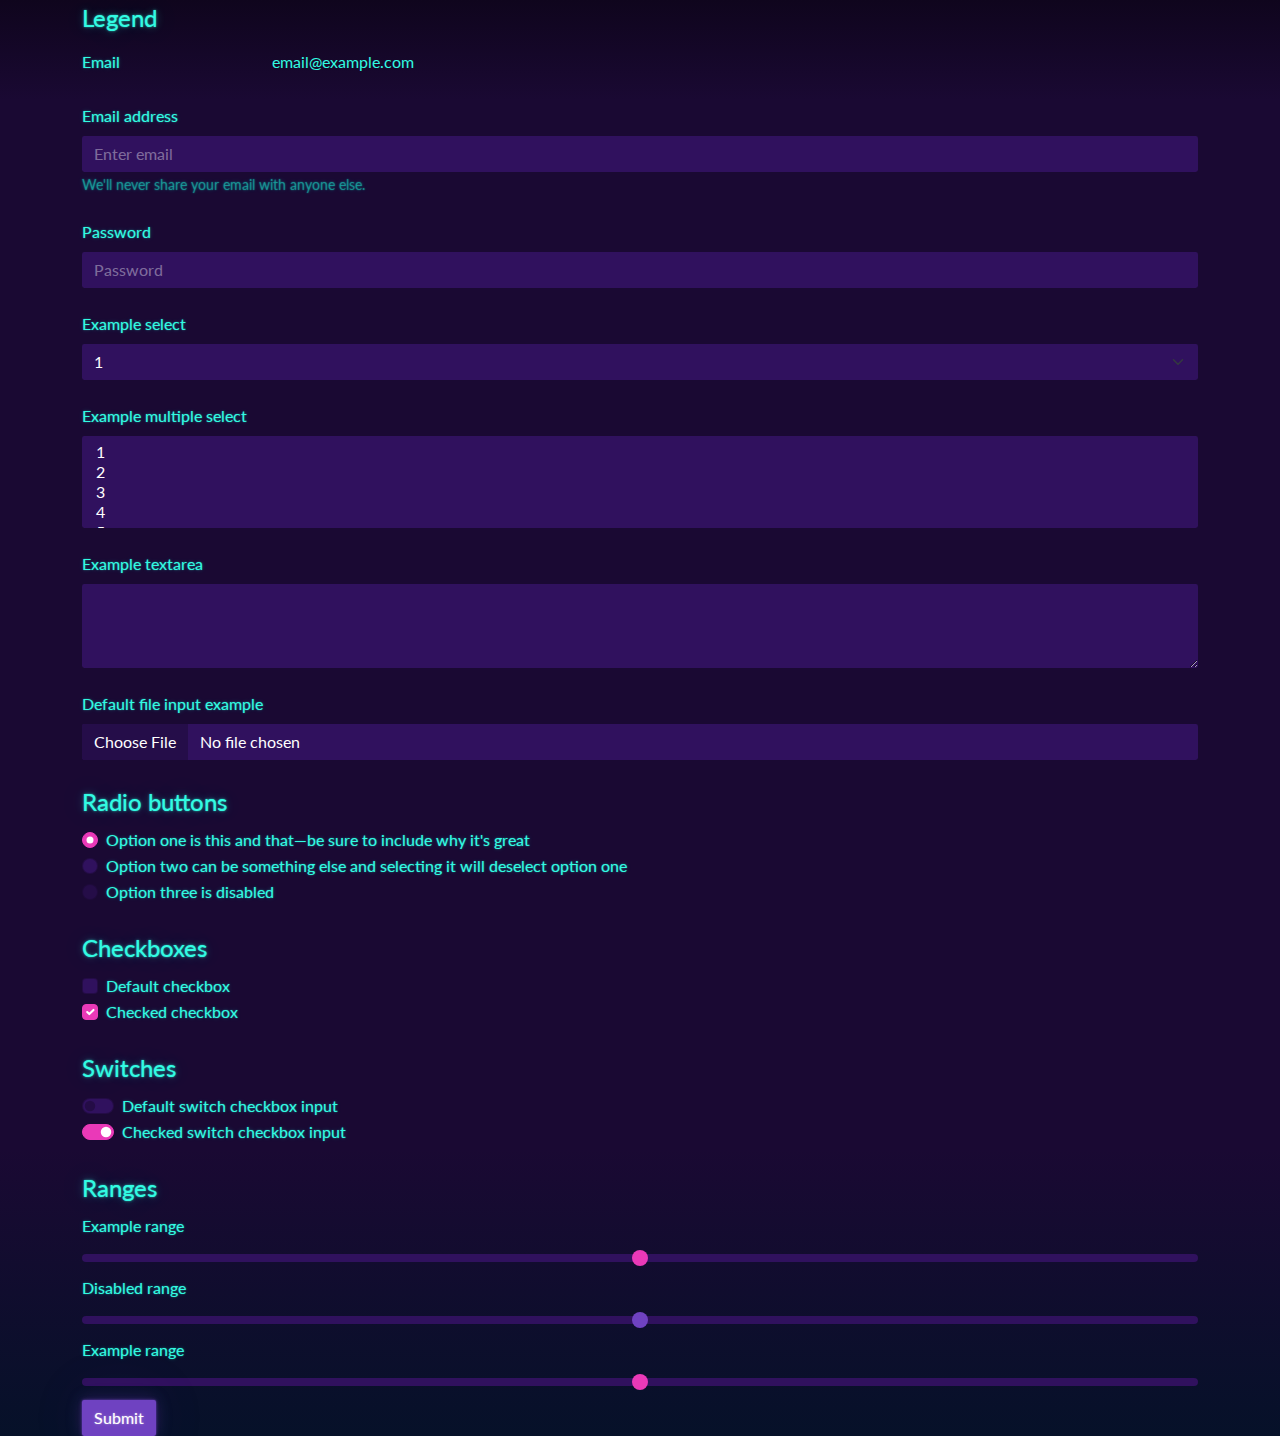
<file: authentification_form.html>
<!DOCTYPE html>
<html lang="en">

<head>
    <meta charset="UTF-8">
    <meta http-equiv="X-UA-Compatible" content="IE=edge">
    <meta name="viewport" content="width=device-width, initial-scale=1.0">
    <title>Document</title>
    <link rel="stylesheet" href="style.css" class="css">
</head>

<body>
    <div class="container">
        <form>
            <fieldset>
                <legend>Legend</legend>
                <div class="form-group row">
                    <label for="staticEmail" class="col-sm-2 col-form-label">Email</label>
                    <div class="col-sm-10">
                        <input type="text" readonly="" class="form-control-plaintext" id="staticEmail"
                            value="email@example.com">
                    </div>
                </div>
                <div class="form-group">
                    <label for="exampleInputEmail1" class="form-label mt-4">Email address</label>
                    <input type="email" class="form-control" id="exampleInputEmail1" aria-describedby="emailHelp"
                        placeholder="Enter email">
                    <small id="emailHelp" class="form-text text-muted">We'll never share your email with anyone
                        else.</small>
                </div>
                <div class="form-group">
                    <label for="exampleInputPassword1" class="form-label mt-4">Password</label>
                    <input type="password" class="form-control" id="exampleInputPassword1" placeholder="Password">
                </div>
                <div class="form-group">
                    <label for="exampleSelect1" class="form-label mt-4">Example select</label>
                    <select class="form-select" id="exampleSelect1">
                        <option>1</option>
                        <option>2</option>
                        <option>3</option>
                        <option>4</option>
                        <option>5</option>
                    </select>
                </div>
                <div class="form-group">
                    <label for="exampleSelect2" class="form-label mt-4">Example multiple select</label>
                    <select multiple="" class="form-select" id="exampleSelect2">
                        <option>1</option>
                        <option>2</option>
                        <option>3</option>
                        <option>4</option>
                        <option>5</option>
                    </select>
                </div>
                <div class="form-group">
                    <label for="exampleTextarea" class="form-label mt-4">Example textarea</label>
                    <textarea class="form-control" id="exampleTextarea" rows="3"></textarea>
                </div>
                <div class="form-group">
                    <label for="formFile" class="form-label mt-4">Default file input example</label>
                    <input class="form-control" type="file" id="formFile">
                </div>
                <fieldset class="form-group">
                    <legend class="mt-4">Radio buttons</legend>
                    <div class="form-check">
                        <label class="form-check-label">
                            <input type="radio" class="form-check-input" name="optionsRadios" id="optionsRadios1"
                                value="option1" checked="">
                            Option one is this and that—be sure to include why it's great
                        </label>
                    </div>
                    <div class="form-check">
                        <label class="form-check-label">
                            <input type="radio" class="form-check-input" name="optionsRadios" id="optionsRadios2"
                                value="option2">
                            Option two can be something else and selecting it will deselect option one
                        </label>
                    </div>
                    <div class="form-check disabled">
                        <label class="form-check-label">
                            <input type="radio" class="form-check-input" name="optionsRadios" id="optionsRadios3"
                                value="option3" disabled="">
                            Option three is disabled
                        </label>
                    </div>
                </fieldset>
                <fieldset class="form-group">
                    <legend class="mt-4">Checkboxes</legend>
                    <div class="form-check">
                        <input class="form-check-input" type="checkbox" value="" id="flexCheckDefault">
                        <label class="form-check-label" for="flexCheckDefault">
                            Default checkbox
                        </label>
                    </div>
                    <div class="form-check">
                        <input class="form-check-input" type="checkbox" value="" id="flexCheckChecked" checked="">
                        <label class="form-check-label" for="flexCheckChecked">
                            Checked checkbox
                        </label>
                    </div>
                </fieldset>
                <fieldset>
                    <legend class="mt-4">Switches</legend>
                    <div class="form-check form-switch">
                        <input class="form-check-input" type="checkbox" id="flexSwitchCheckDefault">
                        <label class="form-check-label" for="flexSwitchCheckDefault">Default switch checkbox
                            input</label>
                    </div>
                    <div class="form-check form-switch">
                        <input class="form-check-input" type="checkbox" id="flexSwitchCheckChecked" checked="">
                        <label class="form-check-label" for="flexSwitchCheckChecked">Checked switch checkbox
                            input</label>
                    </div>
                </fieldset>
                <fieldset class="form-group">
                    <legend class="mt-4">Ranges</legend>
                    <label for="customRange1" class="form-label">Example range</label>
                    <input type="range" class="form-range" id="customRange1">
                    <label for="disabledRange" class="form-label">Disabled range</label>
                    <input type="range" class="form-range" id="disabledRange" disabled="">
                    <label for="customRange3" class="form-label">Example range</label>
                    <input type="range" class="form-range" min="0" max="5" step="0.5" id="customRange3">
                </fieldset>
                <button type="submit" class="btn btn-primary">Submit</button>
            </fieldset>
        </form>
    </div>
</body>

</html>
</file>
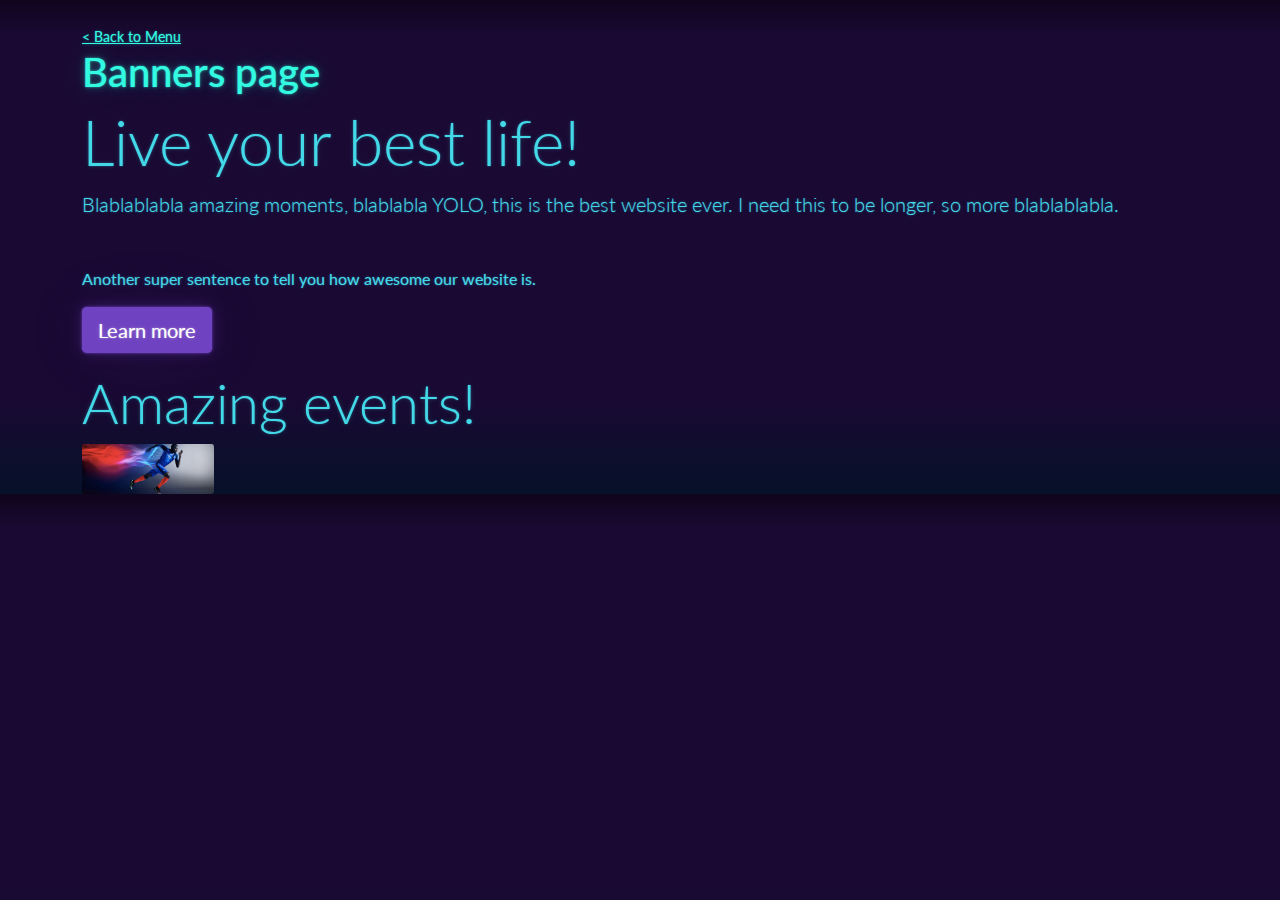
<file: banner.html>
<!DOCTYPE html>
<html lang="en">

<head>
    <meta charset="UTF-8">
    <meta http-equiv="X-UA-Compatible" content="IE=edge">
    <meta name="viewport" content="width=device-width, initial-scale=1.0">
    <link rel="stylesheet" href="style.css" class="css">
</head>

<body>
    <div class="container">
        <div class="row mt-4">
            <div class="col">
                <small><a href="index.html">
                        < Back to Menu</a> </small> <h1>Banners page</h1>
            </div>
        </div>
    </div>

    <div class="jumbotron jumbotron-home">
        <div class="container">
            <h1 class="display-3 text-light">Live your best life!</h1>
            <p class="lead text-light">Blablablabla amazing moments, blablabla YOLO, this is the best website ever. I
                need this to be longer, so more blablablabla. </p>
            <hr class="my-4">
            <p class="text-light">Another super sentence to tell you how awesome our website is.</p>
            <p class="lead text-light">
                <a class="btn btn-primary btn-lg" href="#" role="button">Learn more</a>
            </p>
        </div>
    </div>
    <div class="jumbotron jumbotron-events">
        <div class="container">
            <h1 class="display-4 text-light">Amazing events!</h1>
            <img class="mr-2 rounded avatar-img" src="img/img.png" style="height:50px">
        </div>
    </div>

</body>

</html>
</file>
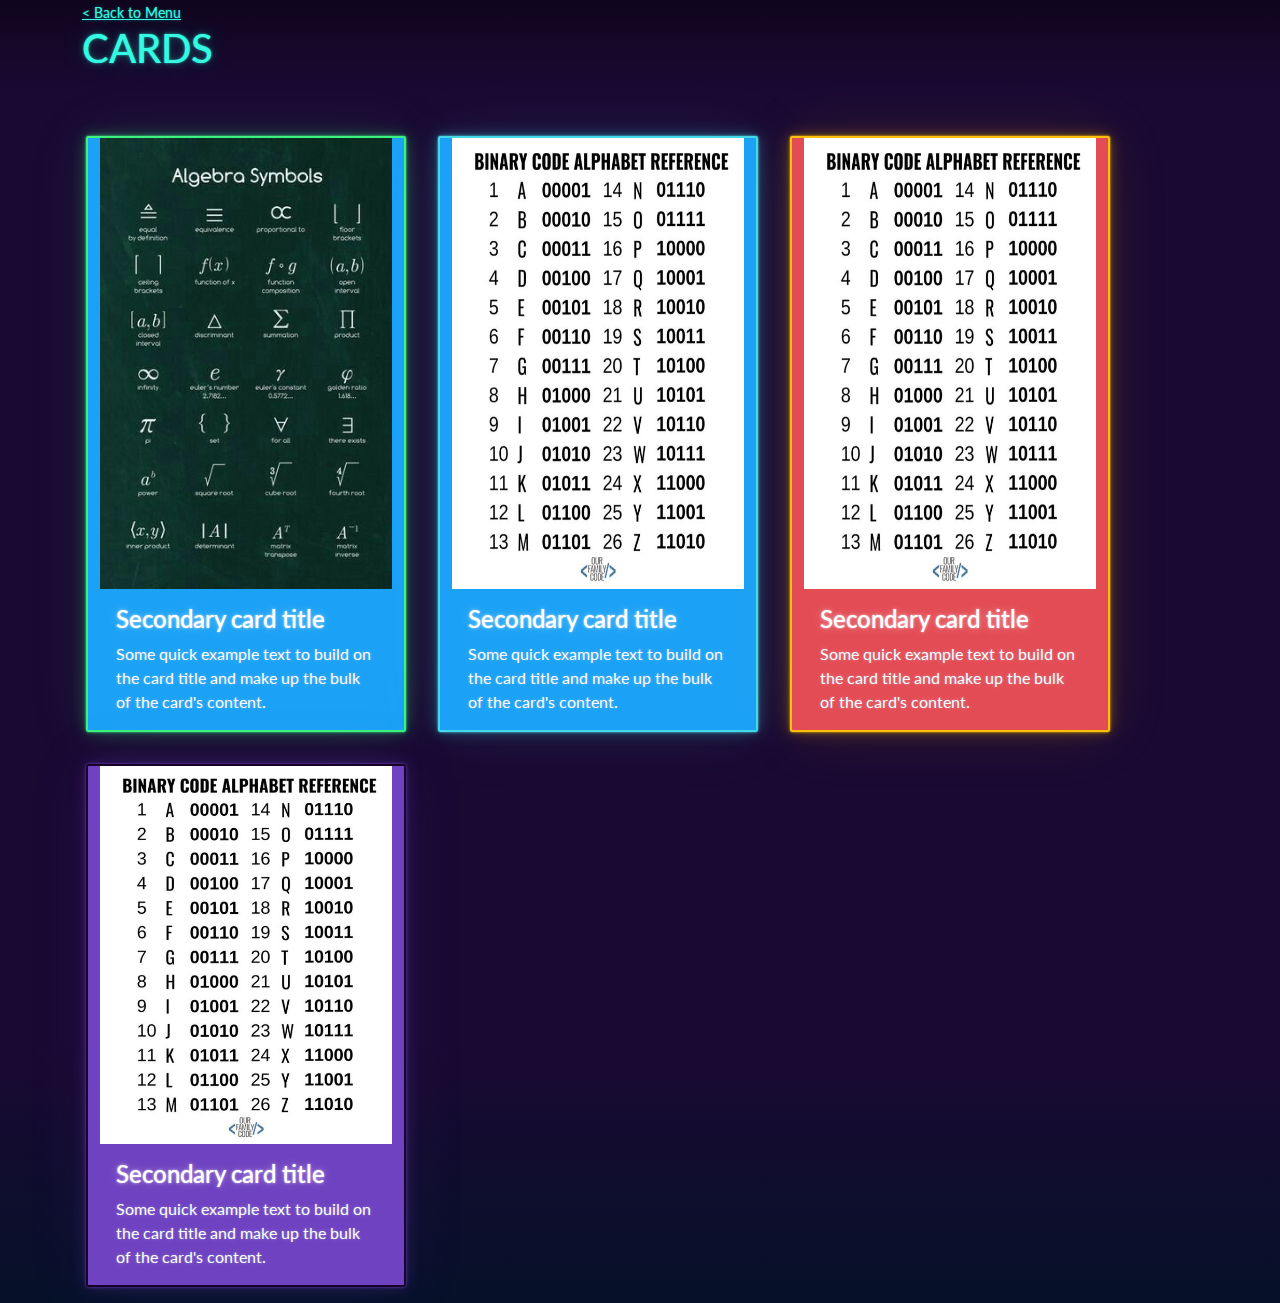
<file: cards.html>
<!DOCTYPE html>
<html lang="en">

<head>
    <meta charset="UTF-8">
    <meta http-equiv="X-UA-Compatible" content="IE=edge">
    <meta name="viewport" content="width=device-width, initial-scale=1.0">
    <link rel="stylesheet" href="style.css" class="css">

</head>

<body>
    <div class="container">
        <div class="col">
            <div class="col mt-6">
                <div class="col">
                    <small><a href="index.html">
                            < Back to Menu</a> </small> <h1>CARDS </h1>
                </div>
            </div>
            <div class="col mt-5">
                <div class="row mt-5">
                    <div class="card text-white bg-info border-success m-3" style="max-width: 20rem;">
                        <img style=" height:100%; width:100% ; display: block;" src="img/img2.png" alt="Card image">
                        <div class="card-body">
                            <h4 class="card-title">Secondary card title</h4>
                            <p class="card-text">Some quick example text to build on the card title and make up the bulk
                                of the card's
                                content.</p>
                        </div>
                    </div>


                    <div class="card text-white bg-info border-light m-3" style="max-width: 20rem;">
                        <img style=" height:100%; width:100% ; display: block;" src="img/img1.png " alt="Card image">
                        <div class="card-body">
                            <h4 class="card-title">Secondary card title</h4>
                            <p class="card-text">Some quick example text to build on the card title and make up the
                                bulk
                                of
                                the
                                card's
                                content.</p>
                        </div>
                    </div>
                    <div class="card text-white bg-danger border-warning m-3" style="max-width: 20rem;">
                        <img style=" height:100%; width:100% ; display: block;" src="img/img1.png" alt="Card image">
                        <div class="card-body">
                            <h4 class="card-title">Secondary card title</h4>
                            <p class="card-text">Some quick example text to build on the card title and make up the
                                bulk
                                of
                                the
                                card's
                                content.</p>
                        </div>
                    </div>
                    <div class="card text-white bg-primary border-dark m-3" style="max-width: 20rem;">
                        <img style=" height:100%; width:100% ; display: block;" src="img/img1.png" alt="Card image">
                        <div class="card-body">
                            <h4 class="card-title">Secondary card title</h4>
                            <p class="card-text">Some quick example text to build on the card title and make up the
                                bulk
                                of
                                the
                                card's
                                content.</p>
                        </div>
                    </div>

                </div>
            </div>
        </div>
    </div>

</body>

</html>
</file>
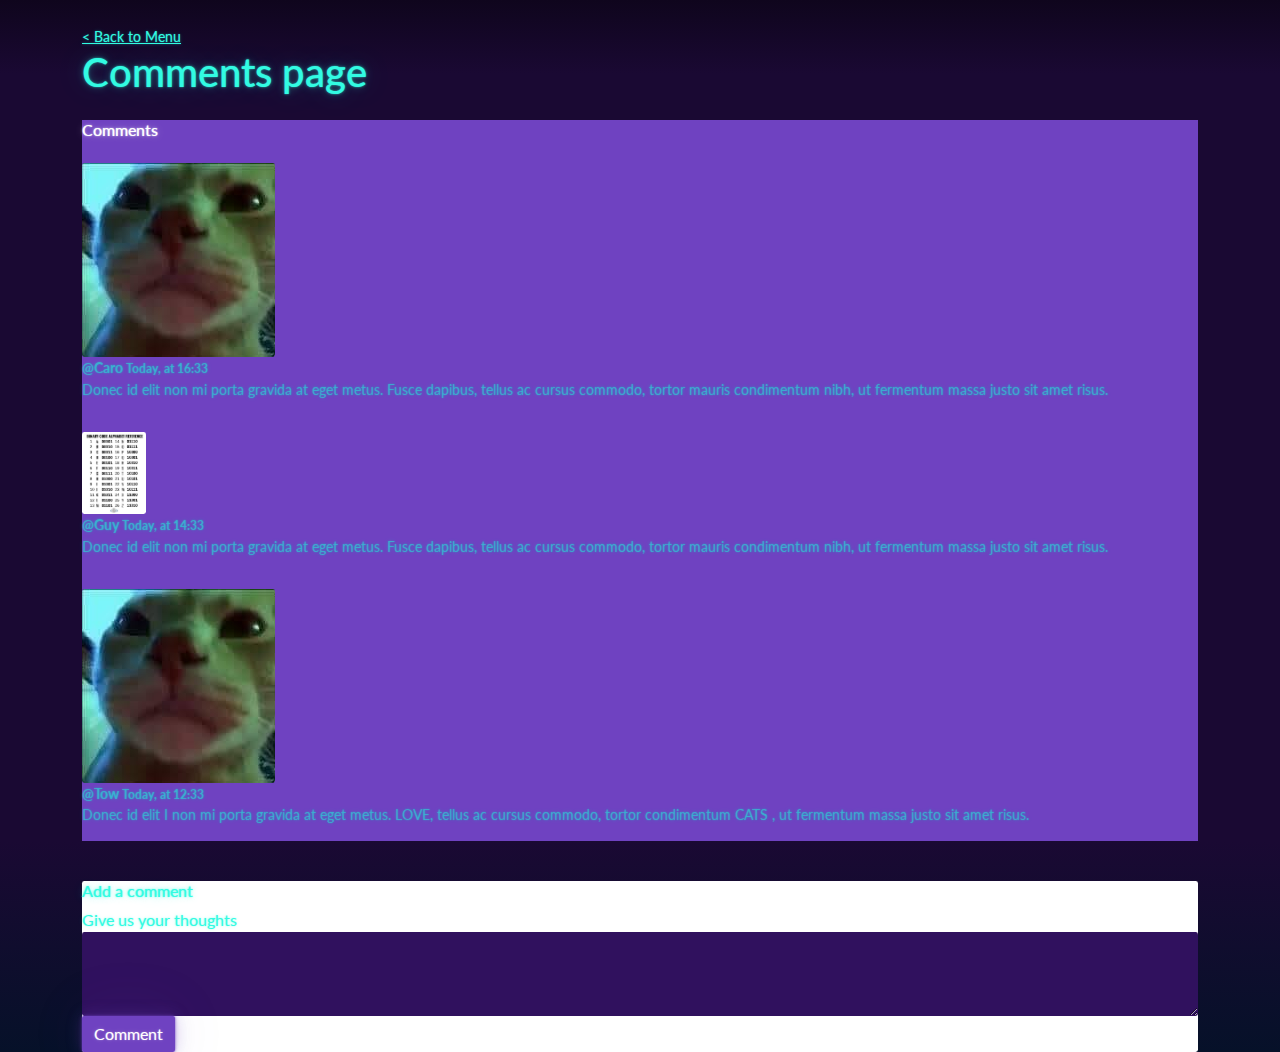
<file: comments.html>
<!DOCTYPE html>
<html lang="en">

<head>
    <meta charset="UTF-8">
    <meta http-equiv="X-UA-Compatible" content="IE=edge">
    <meta name="viewport" content="width=device-width, initial-scale=1.0">
    <link rel="stylesheet" href="style.css">
</head>

<body>
    <div class="container">
        <div class="row mt-4">
            <div class="col">
                <small><a href="index.html">
                        < Back to Menu</a> </small> <h1>Comments page</h1>
            </div>
        </div>
    </div>


    <div class="container mt-3">
        <div class="row">
            <div class="col">
                <div class="text-white bg-primary mb-3">
                    <h6 class="border-bottom border-gray pb-2 mb-0">Comments</h6>
                    <div class="media text-muted pt-3">
                        <img class="mr-2 rounded avatar-img" src="img/img2.jpeg">
                        <p class="media-body pb-3 mb-0 small lh-125 border-bottom border-gray">
                            <strong class="d-block text-gray-dark">@Caro <small class="text-muted">Today, at
                                    16:33</small></strong>
                            Donec id elit non mi porta gravida at eget metus. Fusce dapibus, tellus ac cursus commodo,
                            tortor mauris condimentum nibh, ut fermentum massa justo sit amet risus.
                        </p>
                    </div>
                    <div class="media text-muted pt-3">
                        <img class="mr-2 rounded avatar-img" src="img/img1.png" style="max-width: 4rem;">
                        <p class="media-body pb-3 mb-0 small lh-125 border-bottom border-gray">
                            <strong class="d-block text-gray-dark">@Guy <small class="text-muted">Today, at
                                    14:33</small></strong>
                            Donec id elit non mi porta gravida at eget metus. Fusce dapibus, tellus ac cursus commodo,
                            tortor mauris condimentum nibh, ut fermentum massa justo sit amet risus.
                        </p>
                    </div>
                    <div class="media text-muted pt-3">
                        <img class="mr-2 rounded avatar-img" src="img/img2.jpeg">
                        <p class="media-body pb-3 mb-0 small lh-125 border-bottom border-gray">
                            <strong class="d-block text-gray-dark">@Tow <small class="text-muted">Today, at
                                    12:33</small></strong>
                            Donec id elit I non mi porta gravida at eget metus. LOVE, tellus ac cursus commodo, tortor
                            condimentum CATS , ut fermentum massa justo sit amet risus.
                        </p>
                    </div>
                </div>
            </div>
        </div>
        <div class="row mt-4">
            <div class="col">
                <div class="bg-white rounded box-shadow">
                    <h6>Add a comment</h6>
                    <fieldset>
                        <div class="form-group">
                            <label for="exampleTextarea">Give us your thoughts</label>
                            <textarea class="form-control" id="exampleTextarea" rows="3"></textarea>
                    </fieldset>
                    <button type="submit" class="btn btn-primary">Comment</button>
                </div>
            </div>
        </div>
    </div>
    </div>

</body>

</html>
</file>
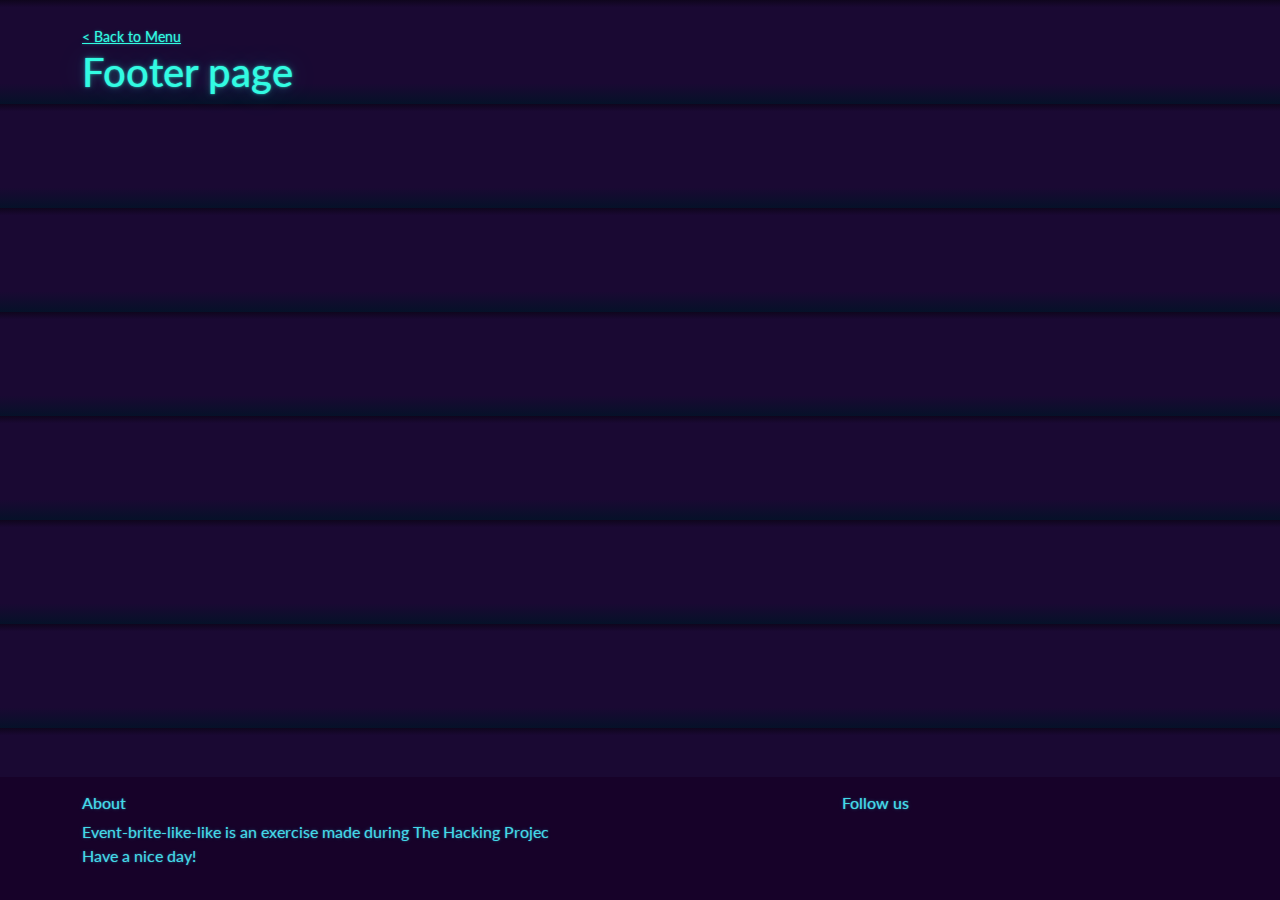
<file: footer.html>
<!DOCTYPE html>
<html lang="en">

<head>
    <meta charset="UTF-8">
    <meta http-equiv="X-UA-Compatible" content="IE=edge">
    <meta name="viewport" content="width=device-width, initial-scale=1.0">
    <link rel="stylesheet" href="style.css" class="css">
</head>

<body>
    <div class="container">
        <div class="row mt-4">
            <div class="col">
                <small><a href="index.html">
                        < Back to Menu</a> </small> <h1>Footer page</h1>
            </div>
        </div>

        <footer class="footer py-3 bg-dark fixed-bottom text-light mt-4">
            <div class="container">
                <div class="row">
                    <div class="col col-8">
                        <h6 class="text-light">About</h6>
                        <p>Event-brite-like-like is an exercise made during The Hacking Projec<br>
                            Have a nice day!</p>
                    </div>

                    <div class="col col-4">
                        <h6 class="text-light">Follow us</h6>
                        <p>
                            <i class="fab fa-twitter"></i> <i class="fab fa-facebook-square"></i> <i
                                class="fab fa-instagram"></i>
                        </p>
                    </div>
                </div>
            </div>

        </footer>
    </div>
</body>

</html>
</file>
